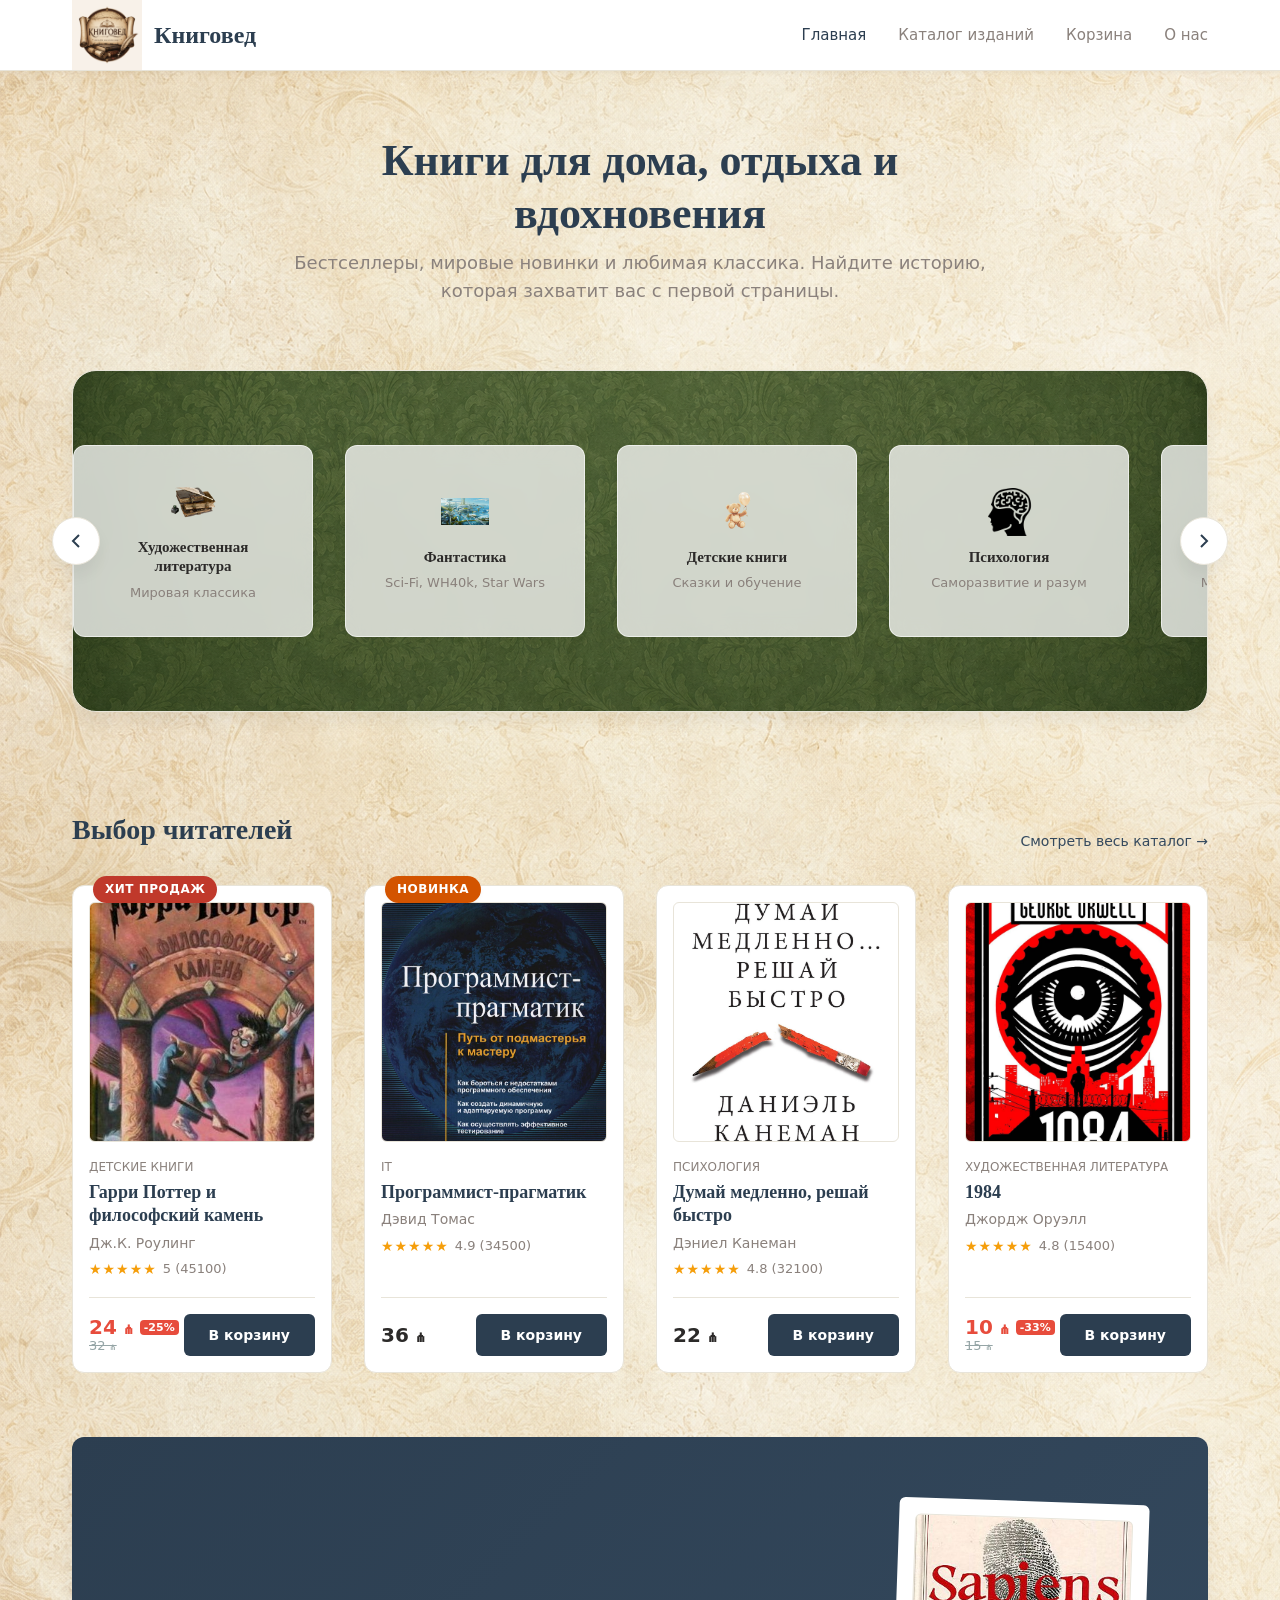
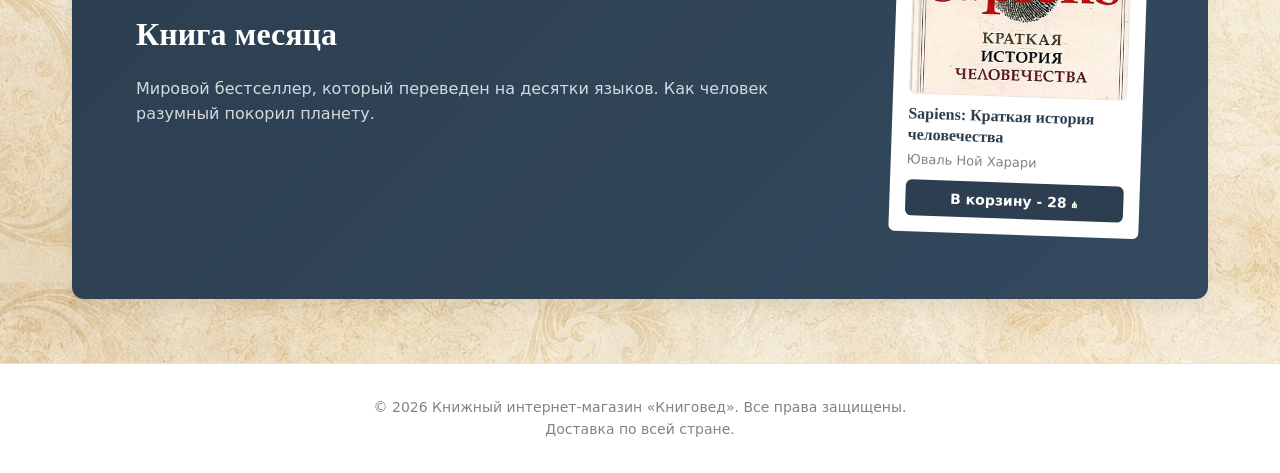
<file: index.html>
<!DOCTYPE html>
<html lang="ru">
<head>
    <meta charset="UTF-8">
    <meta name="viewport" content="width=device-width, initial-scale=1.0">
    <title>Главная | Книговед</title>
    <link rel="stylesheet" href="./style.css">
    <script src="./data/books.js" defer></script>
    <script src="./script.js" defer></script>
</head>
<body>

<header class="site-header">
    <div class="container header-inner">
        <a href="index.html" class="logo" style="display: flex; align-items: center; gap: 12px;">
            <img src="./img/knigoved.png" alt="Лого" style="height: 70px; width: auto; object-fit: contain;">
            Книговед
        </a>
        <nav class="main-nav">
            <ul>
                <li><a href="index.html">Главная</a></li>
                <li><a href="catalog.html">Каталог изданий</a></li>
                <li><a href="cart.html">Корзина <span class="cart-count" id="cart-counter">0</span></a></li>
                <li><a href="about.html">О нас</a></li>
            </ul>
        </nav>
    </div>
</header>
<section class="hero-categories-section">
    <div class="container">
        <div class="hero-header">
            <h1>Книги для дома, отдыха и вдохновения</h1>
            <p>Бестселлеры, мировые новинки и любимая классика. Найдите историю, которая захватит вас с первой страницы.</p>
        </div>

        <div class="categories-carousel-wrapper">
            <button class="carousel-btn prev-btn" id="scrollLeftBtn" aria-label="Предыдущие категории">
                <svg width="24" height="24" viewBox="0 0 24 24" fill="none" stroke="currentColor" stroke-width="2"><path d="M15 18l-6-6 6-6"/></svg>
            </button>

            <div class="categories-showcase" id="categoriesCarousel">
                <div class="showcase-track">
                    <a href="catalog.html?category=fiction" class="showcase-card">
                        <div class="card-icon"><img src="./img/115-1152248_book-icon-transparent-background.png" alt="Литература" style="width: 48px; height: 48px; object-fit: contain;"></div>
                        <h3>Художественная литература</h3>
                        <span>Мировая классика</span>
                    </a>
                    <a href="catalog.html?category=scifi" class="showcase-card">
                        <div class="card-icon"><img src="./img/fantastika.png" alt="Фантастика" style="width: 48px; height: 48px; object-fit: contain;"></div>
                        <h3>Фантастика</h3>
                        <span>Sci-Fi, WH40k, Star Wars</span>
                    </a>
                    <a href="catalog.html?category=kids" class="showcase-card">
                        <div class="card-icon"><img src="./img/teddy.jpg" alt="Детские книги" style="width: 48px; height: 48px; object-fit: contain;"></div>
                        <h3>Детские книги</h3>
                        <span>Сказки и обучение</span>
                    </a>
                    <a href="catalog.html?category=psychology" class="showcase-card">
                        <div class="card-icon"><img src="./img/brain.png" alt="Психология" style="width: 48px; height: 48px; object-fit: contain;"></div>
                        <h3>Психология</h3>
                        <span>Саморазвитие и разум</span>
                    </a>
                    <a href="catalog.html?category=business" class="showcase-card">
                        <div class="card-icon"><img src="./img/business.jpg" alt="Бизнес" style="width: 48px; height: 48px; object-fit: contain;"></div>
                        <h3>Бизнес и карьера</h3>
                        <span>Менеджмент, финансы</span>
                    </a>
                    <a href="catalog.html?category=history" class="showcase-card">
                        <div class="card-icon"><img src="./img/globe.png" alt="История" style="width: 48px; height: 48px; object-fit: contain;"></div>
                        <h3>История и общество</h3>
                        <span>Политика, цивилизации</span>
                    </a>
                    <a href="catalog.html?category=hobby" class="showcase-card">
                        <div class="card-icon"><img src="./img/pallete.jpg" alt="Хобби" style="width: 48px; height: 48px; object-fit: contain;"></div>
                        <h3>Хобби и обучение</h3>
                        <span>Искусство, навыки</span>
                    </a>
                </div>
            </div>

            <button class="carousel-btn next-btn" id="scrollRightBtn" aria-label="Следующие категории">
                <svg width="24" height="24" viewBox="0 0 24 24" fill="none" stroke="currentColor" stroke-width="2"><path d="M9 18l6-6-6-6"/></svg>
            </button>
        </div>
    </div>
</section>

<main class="container">
    <div class="section-header" style="margin-top: var(--space-xl);">
        <h2>Выбор читателей</h2>
        <a href="catalog.html" class="view-all">Смотреть весь каталог →</a>
    </div>
    
    <div class="books-grid" id="popular-books-grid">
    </div>

    <div id="book-of-month-container"></div>
</main>

<footer class="site-footer">
    <div class="container">
        <p>&copy; 2026 Книжный интернет-магазин «Книговед». Все права защищены.<br>Доставка по всей стране.</p>
    </div>
</footer>

</body>
</html>
</file>
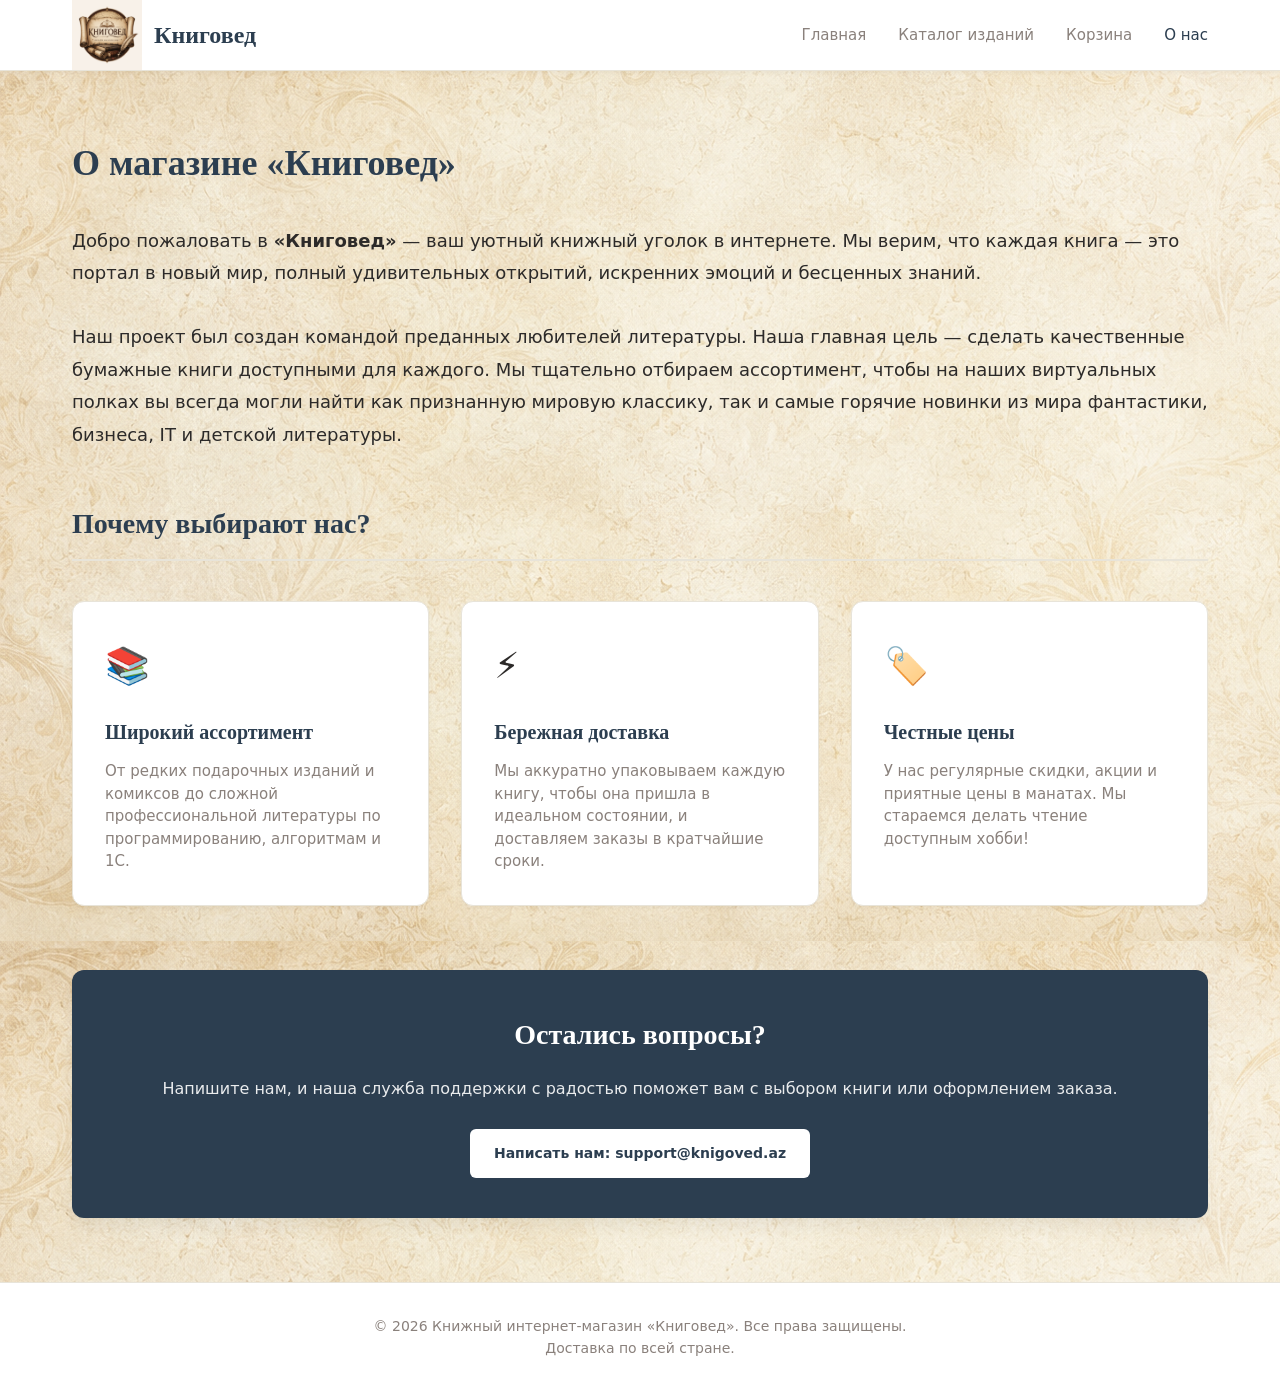
<file: about.html>
<!DOCTYPE html>
<html lang="ru">
<head>
    <meta charset="UTF-8">
    <meta name="viewport" content="width=device-width, initial-scale=1.0">
    <title>О нас | Книговед</title>
    <link rel="stylesheet" href="style.css">
    <script src="./data/books.js" defer></script>
    <script src="script.js" defer></script>
</head>
<body>

<header class="site-header">
    <div class="container header-inner">
        <a href="index.html" class="logo" style="display: flex; align-items: center; gap: 12px;">
            <img src="./img/knigoved.png" alt="Лого" style="height: 70px; width: auto; object-fit: contain;">
            Книговед
        </a>
        <nav class="main-nav">
            <ul>
                <li><a href="index.html">Главная</a></li>
                <li><a href="catalog.html">Каталог изданий</a></li>
                <li><a href="cart.html">Корзина <span class="cart-count" id="cart-counter">0</span></a></li>
                <li><a href="about.html">О нас</a></li>
            </ul>
        </nav>
    </div>
</header>

    <main class="container" style="margin-top: var(--space-xl); margin-bottom: var(--space-xl);">
        
        <h1 style="margin-bottom: var(--space-lg); font-size: 36px;">О магазине «Книговед»</h1>
        
        <div style="display: flex; flex-direction: column; gap: var(--space-lg); line-height: 1.8; font-size: 18px; color: var(--color-text-main);">
            
            <p>Добро пожаловать в <strong>«Книговед»</strong> — ваш уютный книжный уголок в интернете. Мы верим, что каждая книга — это портал в новый мир, полный удивительных открытий, искренних эмоций и бесценных знаний.</p>
            
            <p>Наш проект был создан командой преданных любителей литературы. Наша главная цель — сделать качественные бумажные книги доступными для каждого. Мы тщательно отбираем ассортимент, чтобы на наших виртуальных полках вы всегда могли найти как признанную мировую классику, так и самые горячие новинки из мира фантастики, бизнеса, IT и детской литературы.</p>
            
            <h2 style="margin-top: var(--space-md); font-size: 28px; border-bottom: 2px solid var(--color-border); padding-bottom: 10px;">Почему выбирают нас?</h2>
            
            <div style="display: grid; grid-template-columns: repeat(auto-fit, minmax(300px, 1fr)); gap: var(--space-lg); margin-top: var(--space-sm);">
                <div style="background: var(--color-surface); padding: var(--space-lg); border-radius: var(--radius-md); box-shadow: var(--shadow-sm); border: 1px solid var(--color-border);">
                    <div style="font-size: 36px; margin-bottom: 15px;">📚</div>
                    <h3 style="margin-bottom: 10px; font-size: 20px;">Широкий ассортимент</h3>
                    <p style="font-size: 15px; color: var(--color-text-muted); line-height: 1.5; margin: 0;">От редких подарочных изданий и комиксов до сложной профессиональной литературы по программированию, алгоритмам и 1С.</p>
                </div>
                
                <div style="background: var(--color-surface); padding: var(--space-lg); border-radius: var(--radius-md); box-shadow: var(--shadow-sm); border: 1px solid var(--color-border);">
                    <div style="font-size: 36px; margin-bottom: 15px;">⚡</div>
                    <h3 style="margin-bottom: 10px; font-size: 20px;">Бережная доставка</h3>
                    <p style="font-size: 15px; color: var(--color-text-muted); line-height: 1.5; margin: 0;">Мы аккуратно упаковываем каждую книгу, чтобы она пришла в идеальном состоянии, и доставляем заказы в кратчайшие сроки.</p>
                </div>
                
                <div style="background: var(--color-surface); padding: var(--space-lg); border-radius: var(--radius-md); box-shadow: var(--shadow-sm); border: 1px solid var(--color-border);">
                    <div style="font-size: 36px; margin-bottom: 15px;">🏷️</div>
                    <h3 style="margin-bottom: 10px; font-size: 20px;">Честные цены</h3>
                    <p style="font-size: 15px; color: var(--color-text-muted); line-height: 1.5; margin: 0;">У нас регулярные скидки, акции и приятные цены в манатах. Мы стараемся делать чтение доступным хобби!</p>
                </div>
            </div>

            <div style="margin-top: var(--space-lg); padding: 40px var(--space-xl); background: var(--color-primary); color: white; border-radius: var(--radius-md); text-align: center; box-shadow: var(--shadow-md);">
                <h2 style="margin-bottom: 15px; color: white; font-size: 28px;">Остались вопросы?</h2>
                <p style="margin-bottom: 25px; opacity: 0.9; font-size: 16px;">Напишите нам, и наша служба поддержки с радостью поможет вам с выбором книги или оформлением заказа.</p>
                <a href="mailto:support@knigoved.az" class="btn btn-outline" style="background: white; color: var(--color-primary); border: none; font-weight: bold; padding: 12px 24px; border-radius: var(--radius-sm); text-decoration: none; display: inline-block;">Написать нам: support@knigoved.az</a>
            </div>
            
        </div>
    </main>

    <footer class="site-footer">
        <div class="container">
            <p>&copy; 2026 Книжный интернет-магазин «Книговед». Все права защищены.<br>Доставка по всей стране.</p>
        </div>
    </footer>

</body>
</html>
</file>
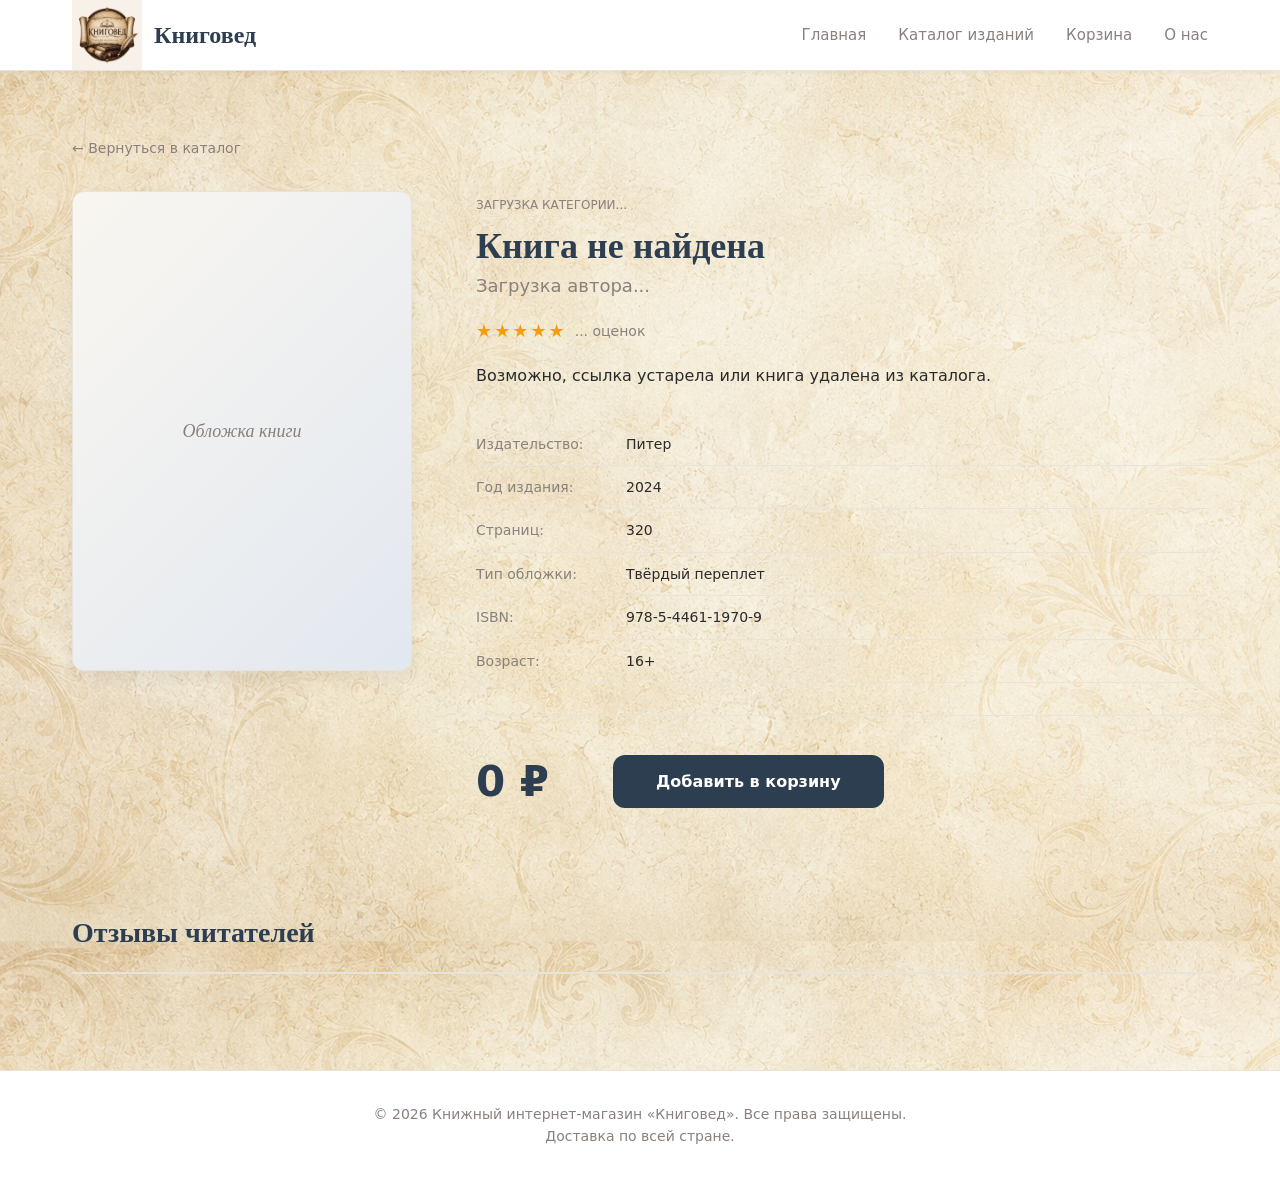
<file: book.html>
<!DOCTYPE html>
<html lang="ru">
<head>
    <meta charset="UTF-8">
    <meta name="viewport" content="width=device-width, initial-scale=1.0">
    <title>Книга | Книговед</title>
    <link rel="stylesheet" href="style.css">
    <script src="./data/books.js" defer></script>
    <script src="script.js" defer></script>
</head>
<body>

<header class="site-header">
    <div class="container header-inner">
        <a href="index.html" class="logo" style="display: flex; align-items: center; gap: 12px;">
            <img src="./img/knigoved.png" alt="Лого" style="height: 70px; width: auto; object-fit: contain;">
            Книговед
        </a>
        <nav class="main-nav">
            <ul>
                <li><a href="index.html">Главная</a></li>
                <li><a href="catalog.html">Каталог изданий</a></li>
                <li><a href="cart.html">Корзина <span class="cart-count" id="cart-counter">0</span></a></li>
                <li><a href="about.html">О нас</a></li>
            </ul>
        </nav>
    </div>
</header>

    <main class="container" style="margin-top: var(--space-xl); margin-bottom: var(--space-xl);">

        <a href="catalog.html" style="color: var(--color-text-muted); font-size:14px; display:inline-block; margin-bottom: var(--space-lg); transition: color 0.2s;">← Вернуться в каталог</a>

        <div class="book-detail-layout">

            <div class="book-detail-cover">
                <div id="b-cover" class="book-cover" style="height: 480px; font-size: 18px; box-shadow: var(--shadow-md); border-radius: var(--radius-md); display: flex; align-items: center; justify-content: center;">
                    Обложка книги
                </div>
            </div>

            <div class="book-detail-info">
                <span class="book-category" id="b-category">Загрузка категории...</span>
                
                <h1 id="b-title" style="font-size: 36px; margin: var(--space-sm) 0 var(--space-xs); line-height: 1.2;">Загрузка названия...</h1>
                
                <p id="b-author" style="color: var(--color-text-muted); font-size: 18px; margin-bottom: var(--space-md);">Загрузка автора...</p>

                <div style="display:flex; align-items: center; gap: 8px; margin-bottom: var(--space-md);">
                    <span class="stars" style="font-size: 18px; letter-spacing: 2px;">★★★★★</span> 
                    <span id="b-reviews" style="color: var(--color-text-muted); font-size: 14px; font-weight: 500;">... оценок</span>
                </div>

                <p id="b-desc" style="margin-bottom: var(--space-lg); font-size: 16px; line-height: 1.8; color: var(--color-text-main);">
                    Подождите, идет загрузка описания книги...
                </p>

                <table class="book-specs" style="margin-bottom: var(--space-lg);">
                    <tr><td>Издательство:</td><td id="s-publisher">Питер</td></tr>
                    <tr><td>Год издания:</td><td id="s-year">2024</td></tr>
                    <tr><td>Страниц:</td><td id="s-pages">320</td></tr>
                    <tr><td>Тип обложки:</td><td id="s-cover">Твёрдый переплет</td></tr>
                    <tr><td>ISBN:</td><td id="s-isbn">978-5-4461-1970-9</td></tr>
                    <tr><td>Возраст:</td><td id="s-age">16+</td></tr>
                </table>

                <div style="display:flex; align-items:center; gap: var(--space-xl); margin-top: var(--space-lg); border-top: 1px solid var(--color-border); padding-top: var(--space-lg);">
                    <span id="b-price" style="font-size: 42px; font-weight: 800; color: var(--color-primary);">0 ₽</span>
                    <button id="b-buy-btn" class="btn btn-primary add-to-cart-btn" style="padding: 16px 42px; font-size: 16px; border-radius: var(--radius-md);" data-id="" data-title="" data-price="">
                        Добавить в корзину
                    </button>
                </div>
            </div> 

        </div> 

        <section style="margin-top: calc(var(--space-xl) * 1.5);">
            <div style="display: flex; justify-content: space-between; align-items: center; border-bottom: 2px solid var(--color-border); padding-bottom: var(--space-md); margin-bottom: var(--space-lg);">
                <h2 style="font-size: 28px;">Отзывы читателей</h2>
            </div>

            <div id="b-review-container"></div>
            
        </section>

    </main>

    <footer class="site-footer">
        <div class="container">
            <p>&copy; 2026 Книжный интернет-магазин «Книговед». Все права защищены.<br>Доставка по всей стране.</p>
        </div>
    </footer>

</body>
</html>
</file>
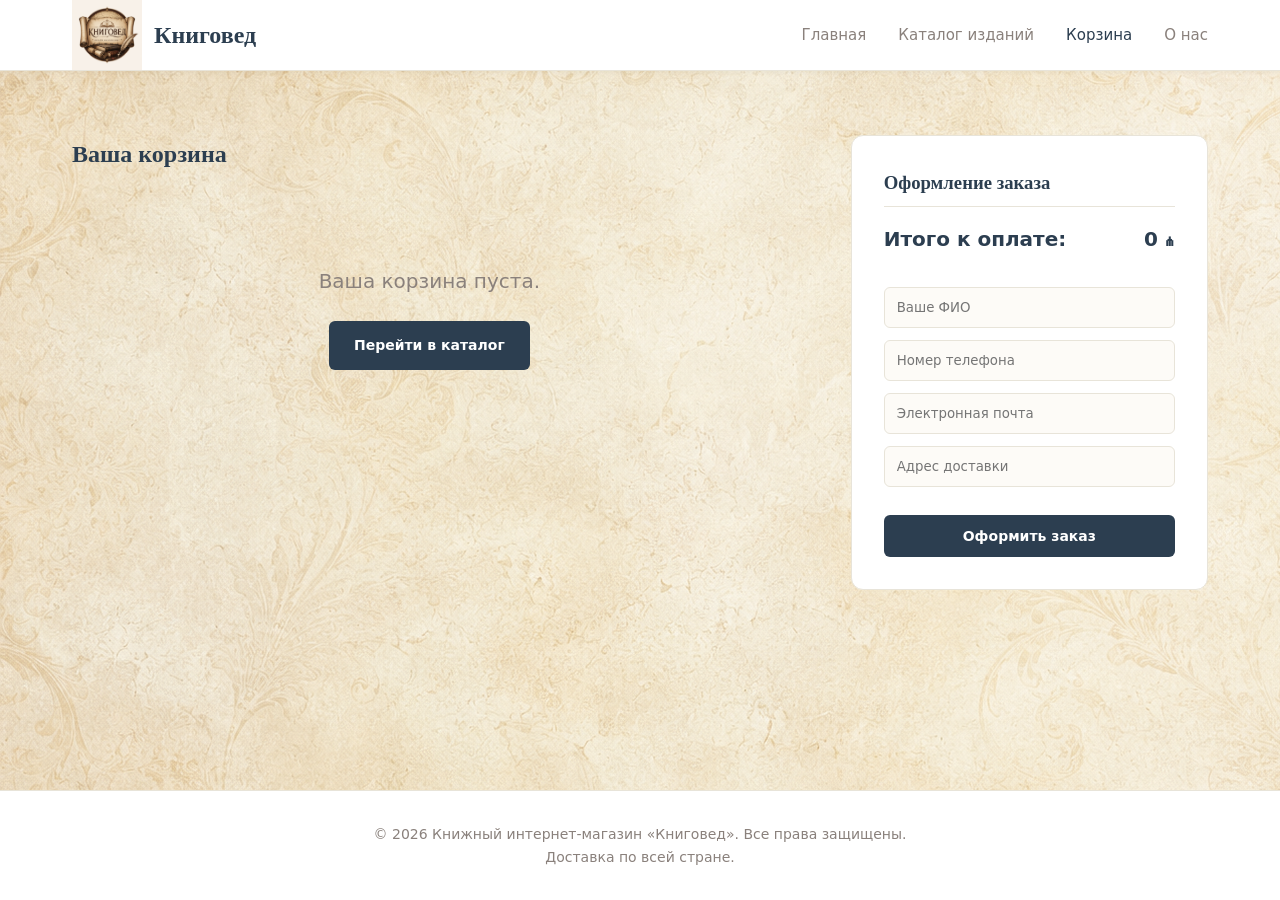
<file: cart.html>
<!DOCTYPE html>
<html lang="ru">
<head>
    <meta charset="UTF-8">
    <meta name="viewport" content="width=device-width, initial-scale=1.0">
    <title>Корзина | Книговед</title>
    <link rel="stylesheet" href="style.css">
    <script src="./data/books.js" defer></script>
    <script src="script.js" defer></script>
</head>
<body>

<header class="site-header">
    <div class="container header-inner">
        <a href="index.html" class="logo" style="display: flex; align-items: center; gap: 12px;">
            <img src="./img/knigoved.png" alt="Лого" style="height: 70px; width: auto; object-fit: contain;">
            Книговед
        </a>
        <nav class="main-nav">
            <ul>
                <li><a href="index.html">Главная</a></li>
                <li><a href="catalog.html">Каталог изданий</a></li>
                <li><a href="cart.html">Корзина <span class="cart-count" id="cart-counter">0</span></a></li>
                <li><a href="about.html">О нас</a></li>
            </ul>
        </nav>
    </div>
</header>

    <main class="container cart-layout">

        <section class="cart-items-section">
            <h1 style="margin-bottom: var(--space-lg);">Ваша корзина</h1>
            <div id="cart-container"></div>
        </section>

        <aside class="cart-summary">
            <h3>Оформление заказа</h3>

            <div class="summary-line">
                <span>Итого к оплате:</span>
                <span id="cart-total-price">0 ₼</span>
            </div>

            <form id="checkout-form">
                <input type="text" id="order-name" class="form-input" placeholder="Ваше ФИО" required>
                <input type="tel" id="order-phone" class="form-input" placeholder="Номер телефона" required>
                <input type="email" id="order-email" class="form-input" placeholder="Электронная почта" required>
                <input type="text" id="order-address" class="form-input" placeholder="Адрес доставки" required>
                <button type="submit" class="btn btn-primary" style="width: 100%; margin-top: var(--space-md);">Оформить заказ</button>
            </form>
        </aside>

    </main>

    <footer class="site-footer">
        <div class="container">
            <p>&copy; 2026 Книжный интернет-магазин «Книговед». Все права защищены.<br>Доставка по всей стране.</p>
        </div>
    </footer>

</body>
</html>
</file>
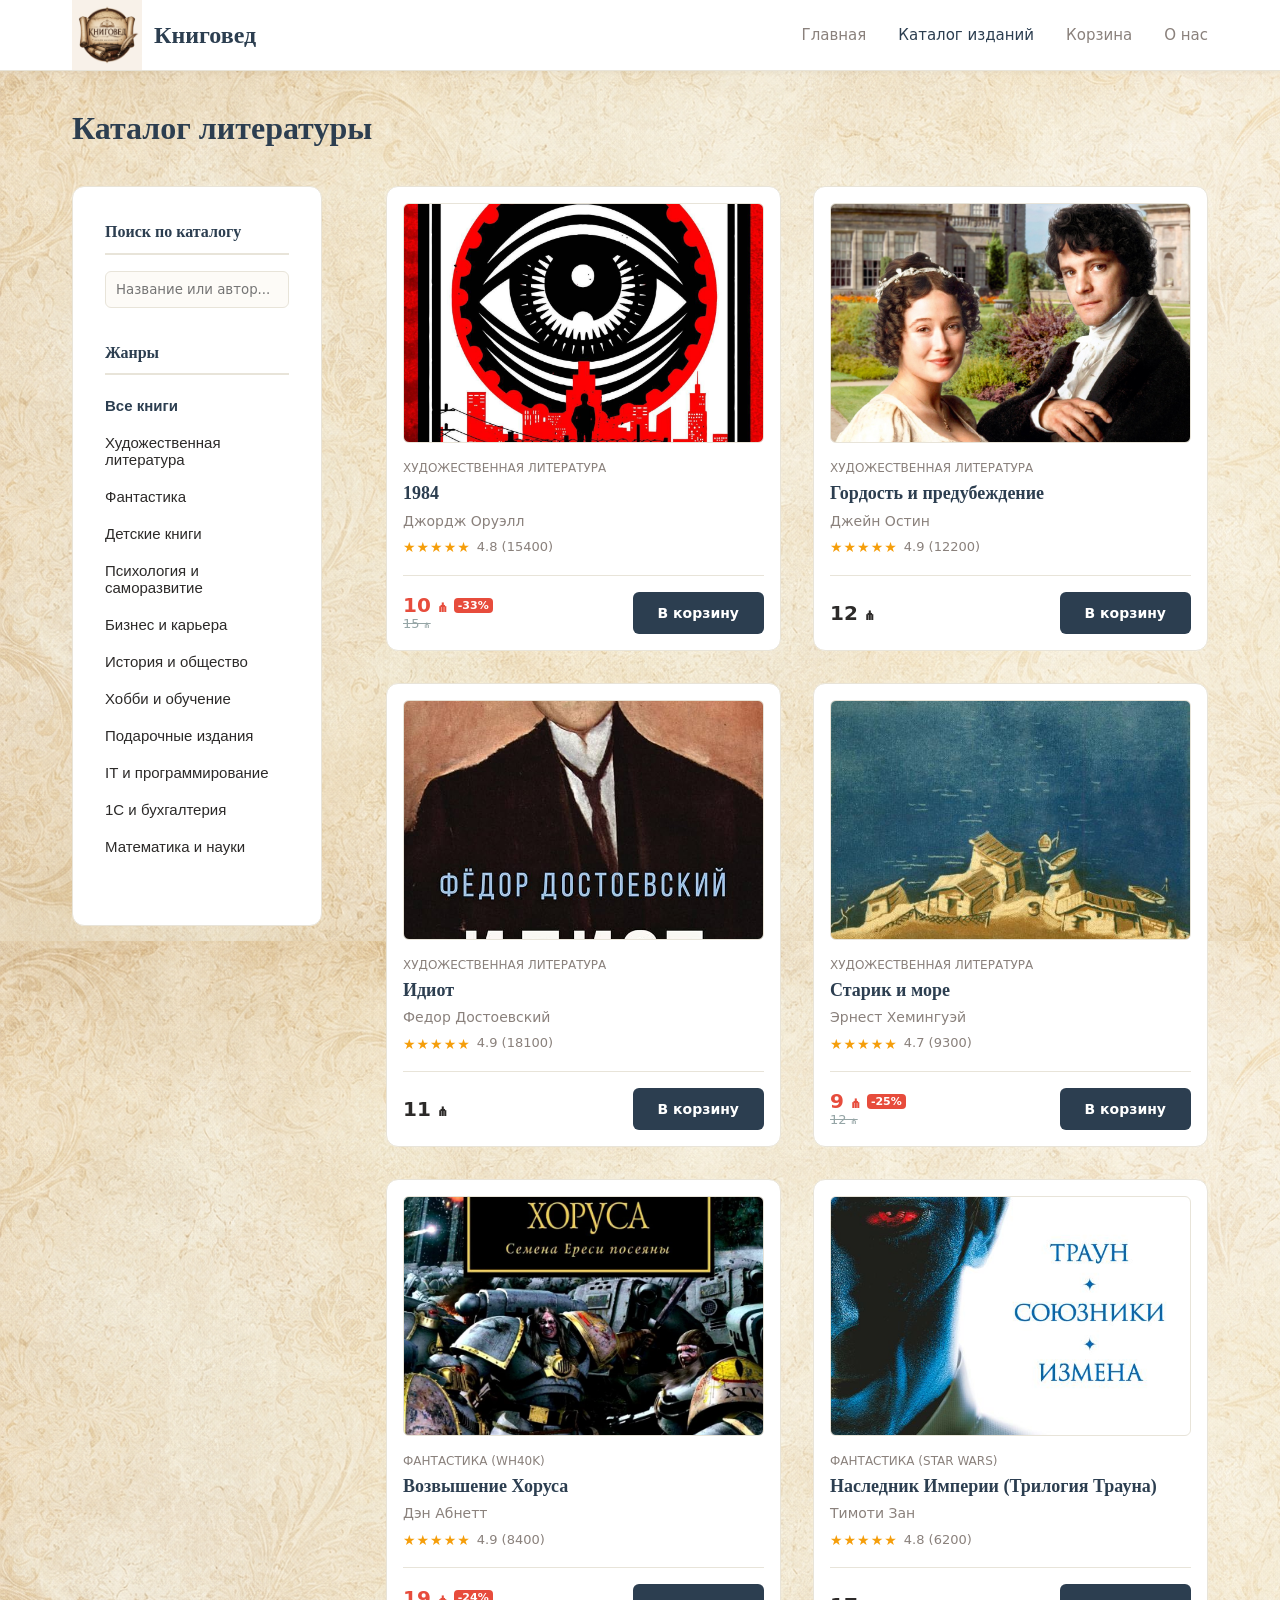
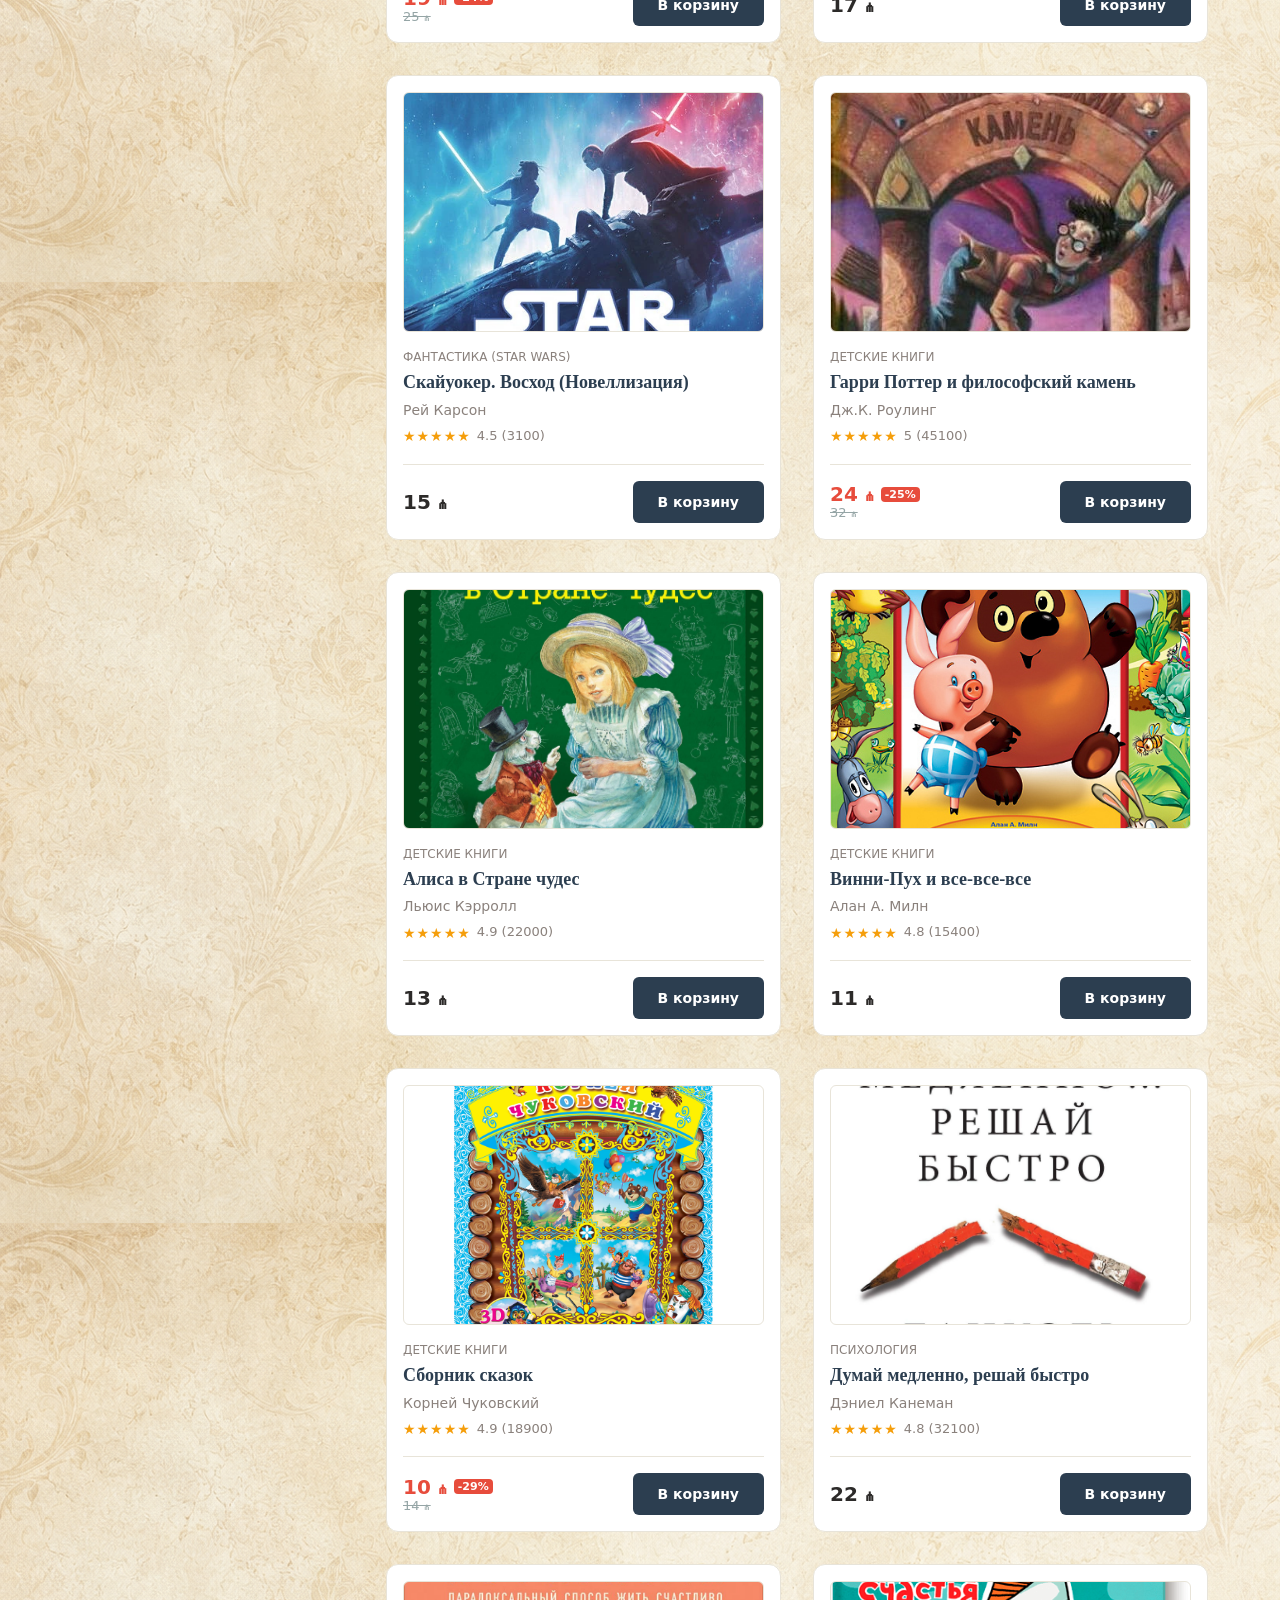
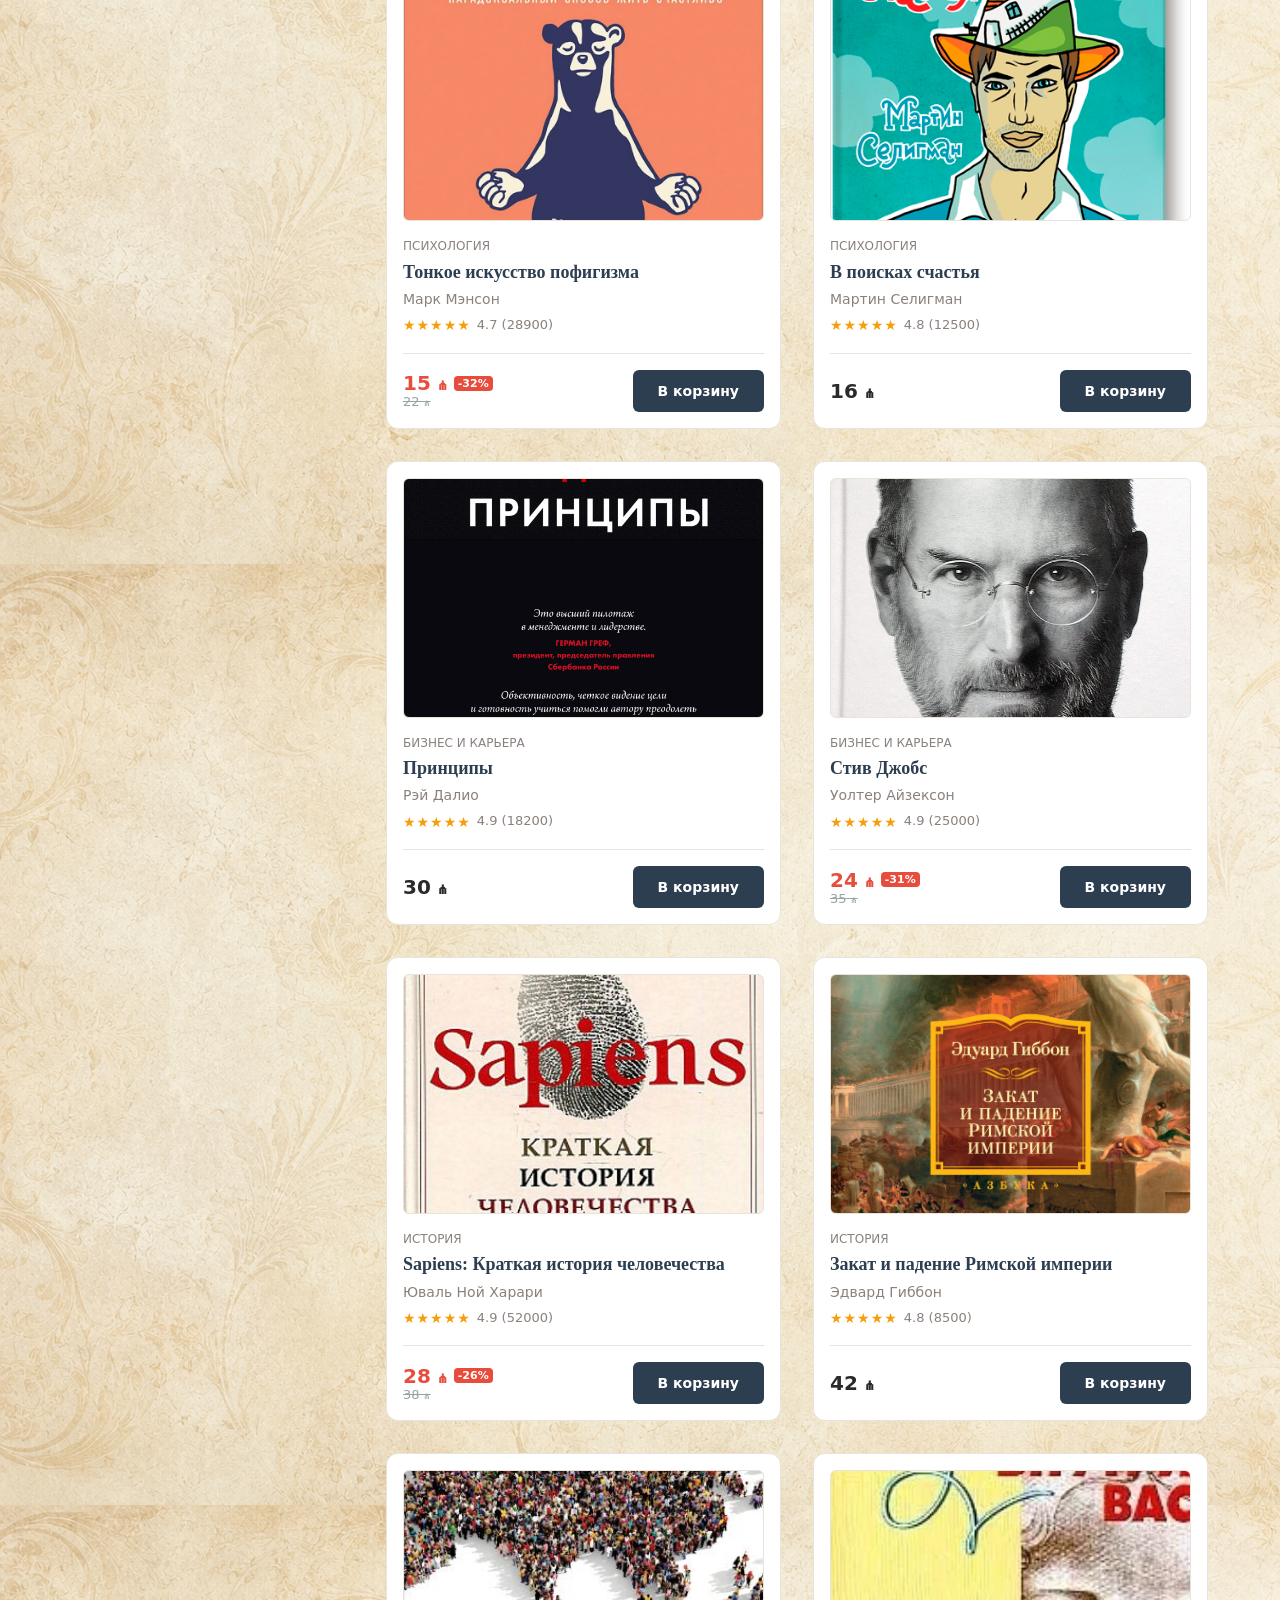
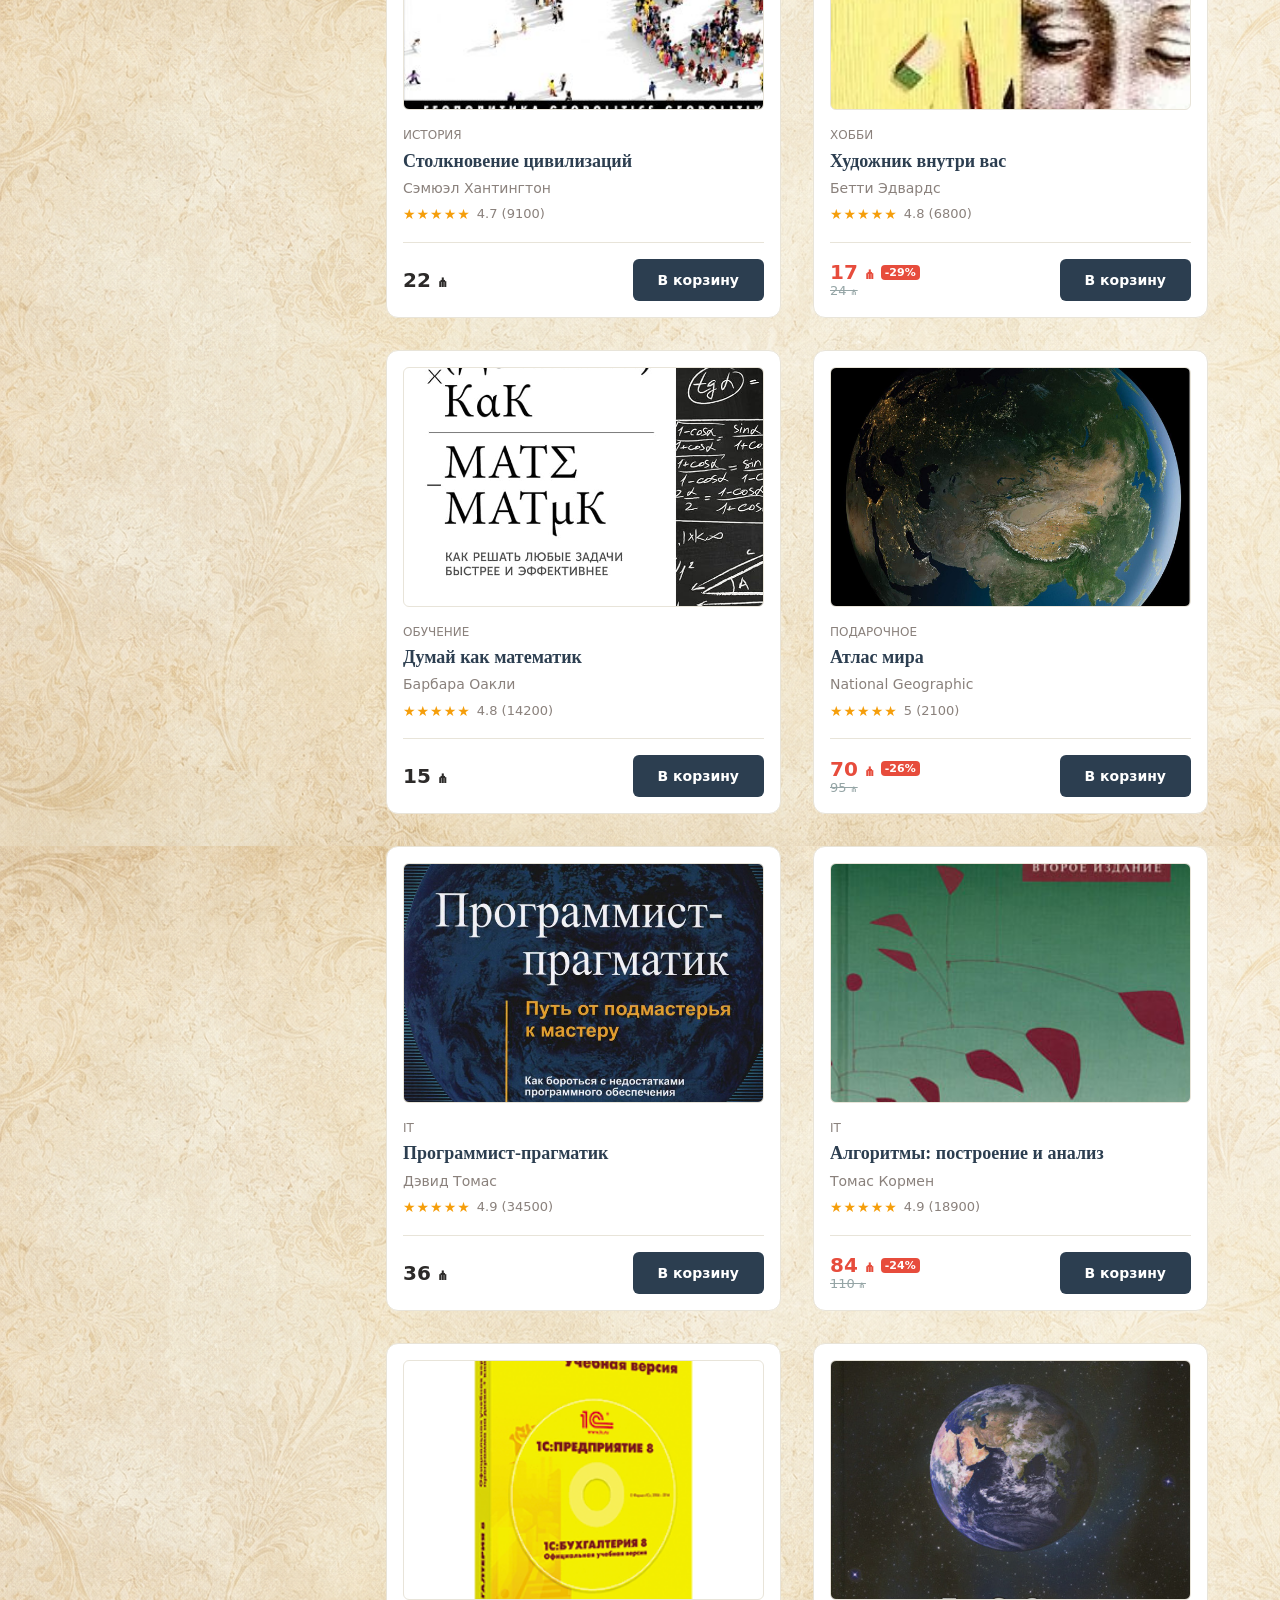
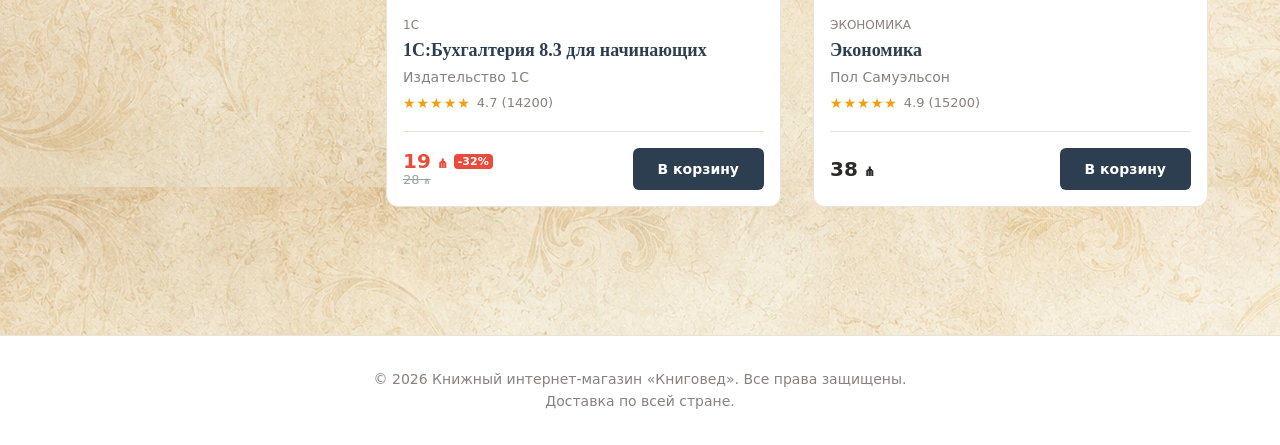
<file: catalog.html>
<!DOCTYPE html>
<html lang="ru">
<head>
    <meta charset="UTF-8">
    <meta name="viewport" content="width=device-width, initial-scale=1.0">
    <title>Каталог | Книговед</title>
    <link rel="stylesheet" href="./style.css">
    <script src="./data/books.js" defer></script>
    <script src="./script.js" defer></script>
</head>
<body>

<header class="site-header">
    <div class="container header-inner">
        <a href="index.html" class="logo" style="display: flex; align-items: center; gap: 12px;">
            <img src="./img/knigoved.png" alt="Лого" style="height: 70px; width: auto; object-fit: contain;">
            Книговед
        </a>
        <nav class="main-nav">
            <ul>
                <li><a href="index.html">Главная</a></li>
                <li><a href="catalog.html">Каталог изданий</a></li>
                <li><a href="cart.html">Корзина <span class="cart-count" id="cart-counter">0</span></a></li>
                <li><a href="about.html">О нас</a></li>
            </ul>
        </nav>
    </div>
</header>

    <div class="catalog-header container">
        <h1 style="margin: var(--space-lg) 0;">Каталог литературы</h1>
    </div>

    <main class="container catalog-layout" style="margin-bottom: var(--space-xl);">
        
        <aside class="catalog-sidebar">
            <div class="filter-box">
                <h3>Поиск по каталогу</h3>
                <input type="text" id="searchInput" class="search-input" placeholder="Название или автор...">
            </div>

            <div class="filter-box">
                <h3>Жанры</h3>
                <ul class="category-list">
                    <li><button class="filter-btn active" data-filter="all">Все книги</button></li>
                    <li><button class="filter-btn" data-filter="fiction">Художественная литература</button></li>
                    <li><button class="filter-btn" data-filter="scifi">Фантастика</button></li>
                    <li><button class="filter-btn" data-filter="kids">Детские книги</button></li>
                    <li><button class="filter-btn" data-filter="psychology">Психология и саморазвитие</button></li>
                    <li><button class="filter-btn" data-filter="business">Бизнес и карьера</button></li>
                    <li><button class="filter-btn" data-filter="history">История и общество</button></li>
                    <li><button class="filter-btn" data-filter="hobby">Хобби и обучение</button></li>
                    <li><button class="filter-btn" data-filter="gifts">Подарочные издания</button></li>
                    <li><button class="filter-btn" data-filter="it">IT и программирование</button></li>
                    <li><button class="filter-btn" data-filter="1c">1С и бухгалтерия</button></li>
                    <li><button class="filter-btn" data-filter="math">Математика и науки</button></li>
                </ul>
            </div>
        </aside>

        <div class="books-grid" id="catalogGrid">
        </div>

    </main>

    <footer class="site-footer">
        <div class="container">
            <p>&copy; 2026 Книжный интернет-магазин «Книговед». Все права защищены.<br>Доставка по всей стране.</p>
        </div>
    </footer>

</body>
</html>
</file>
<file: style.css>
:root {
    --color-bg: #FDFBF7;
    --color-surface: #FFFFFF;
    --color-surface-alt: #F9F6F0;
    --color-text-main: #2C2A29;
    --color-text-muted: #8A817C;
    --color-primary: #2C3E50;
    --color-primary-light: #34495E;
    --color-accent: #D35400;
    --color-badge-hit: #C0392B;
    --color-border: #E8E4D9;
    --space-xs: 4px;
    --space-sm: 8px;
    --space-md: 16px;
    --space-lg: 32px;
    --space-xl: 64px;
    --font-ui: system-ui, -apple-system, 'Segoe UI', Roboto, sans-serif;
    --font-heading: 'Georgia', serif;
    --radius-sm: 6px;
    --radius-md: 12px;
    --shadow-sm: 0 2px 4px rgba(0, 0, 0, 0.04);
    --shadow-md: 0 10px 15px rgba(0, 0, 0, 0.05);
}

* {
    margin: 0;
    padding: 0;
    box-sizing: border-box;
}

html {
    -webkit-text-size-adjust: 100%;
}

img, picture, video, canvas, svg {
    max-width: 100%;
    height: auto;
    display: block;
}

body {
    font-family: var(--font-ui);
    color: var(--color-text-main);
    background-color: var(--color-bg);
    background-image: url('img/background.png');
    background-repeat: repeat;
    line-height: 1.6;
    display: flex;
    flex-direction: column;
    min-height: 100vh;
    min-height: 100dvh;
}

h1, h2, h3 {
    font-family: var(--font-heading);
    color: var(--color-primary);
}

a {
    text-decoration: none;
    color: inherit;
}

.container {
    max-width: 1200px;
    margin: 0 auto;
    padding: 0 var(--space-lg);
    width: 100%;
}

.btn {
    display: inline-block;
    padding: 12px 24px;
    font-family: var(--font-ui);
    font-size: 14px;
    font-weight: 600;
    border-radius: var(--radius-sm);
    cursor: pointer;
    transition: all 0.2s ease;
    text-align: center;
    border: 1px solid transparent;
}

.btn-primary {
    background-color: var(--color-primary);
    color: #fff;
}

.btn-primary:hover {
    background-color: var(--color-primary-light);
    transform: translateY(-1px);
}

.book-card {
    background: var(--color-surface);
    border: 1px solid var(--color-border);
    border-radius: var(--radius-md);
    padding: var(--space-md);
    display: flex;
    flex-direction: column;
    position: relative;
    transition: box-shadow 0.3s ease, transform 0.3s ease;
}

.book-card:hover {
    box-shadow: var(--shadow-md);
    transform: translateY(-4px);
    border-color: var(--color-primary-light);
}

.badge {
    position: absolute;
    top: -10px;
    left: 20px;
    padding: 4px 12px;
    color: white;
    font-size: 12px;
    font-weight: bold;
    border-radius: 20px;
    text-transform: uppercase;
    letter-spacing: 0.5px;
    box-shadow: var(--shadow-sm);
}

.badge-new { background-color: var(--color-accent); }
.badge-hit { background-color: var(--color-badge-hit); }

.book-cover {
    width: 100%;
    height: 240px;
    background: linear-gradient(135deg, var(--color-surface-alt) 0%, #E2E8F0 100%);
    border-radius: var(--radius-sm);
    margin-bottom: var(--space-md);
    display: flex;
    align-items: center;
    justify-content: center;
    color: var(--color-text-muted);
    font-family: var(--font-heading);
    font-style: italic;
    border: 1px solid var(--color-border);
}

.book-cover img {
    width: 100%;
    height: 100%;
    object-fit: cover;
    border-radius: var(--radius-sm);
}

.book-category {
    font-size: 12px;
    text-transform: uppercase;
    color: var(--color-text-muted);
    margin-bottom: var(--space-xs);
}

.book-title {
    font-size: 18px;
    margin-bottom: var(--space-xs);
    line-height: 1.3;
}

.book-author {
    font-size: 14px;
    color: var(--color-text-muted);
    margin-bottom: var(--space-xs);
}

.book-rating {
    display: flex;
    align-items: center;
    gap: 6px;
    margin-bottom: var(--space-md);
    font-size: 13px;
}

.stars {
    color: #F59E0B;
    letter-spacing: 1px;
    font-size: 14px;
}

.rating-count {
    color: var(--color-text-muted);
}

.book-footer {
    margin-top: auto;
    display: flex;
    justify-content: space-between;
    align-items: center;
    border-top: 1px solid var(--color-border);
    padding-top: var(--space-md);
}

.book-price {
    font-size: 18px;
    font-weight: 700;
    color: var(--color-primary);
}

.site-header {
    background-color: var(--color-surface);
    border-bottom: 1px solid var(--color-border);
    position: sticky;
    top: 0;
    z-index: 100;
    box-shadow: var(--shadow-sm);
}

.header-inner {
    display: flex;
    justify-content: space-between;
    align-items: center;
    height: 70px;
}

.logo {
    font-family: var(--font-heading);
    font-size: 24px;
    font-weight: bold;
    color: var(--color-primary);
}

.main-nav ul {
    display: flex;
    list-style: none;
    gap: var(--space-lg);
}

.main-nav a {
    font-size: 15px;
    font-weight: 500;
    color: var(--color-text-muted);
    transition: color 0.2s;
}

.main-nav a:hover, .main-nav a.active {
    color: var(--color-primary);
}

.cart-count {
    background-color: var(--color-primary);
    color: white;
    padding: 2px 8px;
    border-radius: 12px;
    font-size: 12px;
    margin-left: 4px;
}

.site-footer {
    background-color: var(--color-surface);
    border-top: 1px solid var(--color-border);
    padding: var(--space-lg) 0;
    text-align: center;
    margin-top: auto;
    font-size: 14px;
    color: var(--color-text-muted);
}

.hero-categories-section {
    padding: var(--space-xl) 0 var(--space-lg);
}

.hero-header {
    text-align: center;
    max-width: 700px;
    margin: 0 auto var(--space-xl);
}

.hero-header h1 {
    font-size: 44px;
    margin-bottom: var(--space-sm);
    line-height: 1.2;
    color: var(--color-primary);
}

.hero-header p {
    font-size: 18px;
    color: var(--color-text-muted);
}

.categories-carousel-wrapper {
    position: relative;
    width: 100%;
}

.categories-showcase {
    background-image: url('img/categories-bg.png');
    background-size: cover;
    background-position: center;
    background-repeat: no-repeat;
    border-radius: 24px;
    padding: var(--space-xl) var(--space-lg);
    box-shadow: var(--shadow-md);
    border: 1px solid var(--color-border);
    overflow-x: auto;
    scroll-behavior: smooth;
    -webkit-overflow-scrolling: touch;
    scrollbar-width: none;
    scroll-snap-type: x mandatory;
}

.categories-showcase::-webkit-scrollbar {
    display: none;
}

.showcase-track {
    display: flex;
    gap: var(--space-lg);
    width: max-content;
    padding: 10px;
}

.showcase-card {
    flex: 0 0 240px;
    background: rgba(255, 255, 255, 0.75);
    backdrop-filter: blur(10px);
    -webkit-backdrop-filter: blur(10px);
    border: 1px solid rgba(255, 255, 255, 0.6);
    padding: var(--space-lg);
    border-radius: var(--radius-md);
    text-align: center;
    transition: all 0.4s cubic-bezier(0.16, 1, 0.3, 1);
    box-shadow: 0 4px 6px rgba(0,0,0, 0.02);
    scroll-snap-align: start;
    display: flex;
    flex-direction: column;
    align-items: center;
    justify-content: center;
    min-width: 180px;
}

.showcase-card:hover {
    transform: translateY(-8px);
    background: rgba(255, 255, 255, 0.95);
    box-shadow: 0 15px 25px rgba(0,0,0, 0.08);
    border-color: var(--color-primary-light);
}

.card-icon {
    font-size: 42px;
    margin-bottom: 12px;
    display: inline-block;
    transition: transform 0.3s;
}

.showcase-card:hover .card-icon {
    transform: scale(1.15) rotate(5deg);
}

.showcase-card h3 {
    font-size: 15px;
    margin-bottom: 6px;
    color: var(--color-text-main);
    line-height: 1.3;
    font-weight: 600;
}

.showcase-card span {
    font-size: 13px;
    color: var(--color-text-muted);
    font-weight: 500;
}

.carousel-btn {
    position: absolute;
    top: 50%;
    transform: translateY(-50%);
    width: 48px;
    height: 48px;
    background: white;
    border: 1px solid var(--color-border);
    border-radius: 50%;
    display: flex;
    align-items: center;
    justify-content: center;
    cursor: pointer;
    box-shadow: var(--shadow-md);
    z-index: 10;
    color: var(--color-primary);
    transition: all 0.2s ease;
}

.carousel-btn:hover {
    background: var(--color-primary);
    color: white;
    transform: translateY(-50%) scale(1.1);
}

.prev-btn { left: -20px; }
.next-btn { right: -20px; }

@media (max-width: 768px) {
    .carousel-btn { display: none; }
}

.editor-choice {
    background-color: var(--color-primary);
    color: white;
    border-radius: var(--radius-md);
    padding: var(--space-xl);
    margin-bottom: var(--space-xl);
    display: flex;
    align-items: center;
    gap: var(--space-xl);
    box-shadow: var(--shadow-md);
}

.editor-text { flex: 1; }

.editor-text h2 {
    color: white;
    margin-bottom: var(--space-md);
    font-size: 32px;
}

.editor-text p {
    color: rgba(255,255,255,0.8);
    margin-bottom: var(--space-lg);
    font-size: 16px;
}

.editor-book {
    width: 250px;
    flex-shrink: 0;
    background: white;
    padding: var(--space-md);
    border-radius: var(--radius-sm);
    color: var(--color-text-main);
    transform: rotate(2deg);
    transition: transform 0.3s;
}

.editor-choice:hover .editor-book {
    transform: rotate(0deg) scale(1.05);
}

.section-header {
    display: flex;
    justify-content: space-between;
    align-items: flex-end;
    margin-bottom: var(--space-lg);
}

.section-header h2 { font-size: 28px; }

.view-all {
    color: var(--color-primary-light);
    font-weight: 500;
    font-size: 14px;
}

.view-all:hover { text-decoration: underline; }

.books-grid {
    display: grid;
    grid-template-columns: repeat(auto-fill, minmax(260px, 1fr));
    gap: var(--space-lg);
    margin-bottom: var(--space-xl);
}

.catalog-layout {
    display: grid;
    grid-template-columns: 250px 1fr;
    gap: var(--space-xl);
    align-items: start;
}

.catalog-sidebar {
    background-color: var(--color-surface);
    padding: var(--space-lg);
    border-radius: var(--radius-md);
    border: 1px solid var(--color-border);
    position: sticky;
    top: 100px;
}

.filter-box { margin-bottom: var(--space-lg); }

.filter-box h3 {
    font-size: 16px;
    margin-bottom: var(--space-md);
    border-bottom: 2px solid var(--color-border);
    padding-bottom: var(--space-sm);
}

.search-input {
    width: 100%;
    padding: 10px;
    border: 1px solid var(--color-border);
    border-radius: var(--radius-sm);
    font-family: var(--font-ui);
    background-color: var(--color-bg);
}

.search-input:focus {
    outline: none;
    border-color: var(--color-primary);
}

.category-list { list-style: none; }
.category-list li { margin-bottom: 8px; }

.filter-btn {
    background: none;
    border: none;
    color: var(--color-text-main);
    cursor: pointer;
    font-size: 15px;
    padding: 6px 0;
    transition: color 0.2s;
    width: 100%;
    text-align: left;
}

.filter-btn:hover, .filter-btn.active {
    color: var(--color-primary);
    font-weight: bold;
}

.cart-layout {
    display: grid;
    grid-template-columns: 2fr 1fr;
    gap: var(--space-xl);
    margin-top: var(--space-xl);
    margin-bottom: var(--space-xl);
    align-items: start;
}

.cart-item {
    display: flex;
    align-items: center;
    background: var(--color-surface);
    padding: var(--space-md);
    border: 1px solid var(--color-border);
    border-radius: var(--radius-md);
    margin-bottom: var(--space-md);
    gap: var(--space-md);
}

.cart-item-thumb {
    width: 60px;
    height: 80px;
    background: var(--color-surface-alt);
    border: 1px solid var(--color-border);
    border-radius: var(--radius-sm);
    display: flex;
    align-items: center;
    justify-content: center;
    font-size: 10px;
    color: var(--color-text-muted);
}

.cart-item-info { flex: 1; }

.cart-item-title {
    font-weight: bold;
    font-size: 16px;
    color: var(--color-primary);
}

.cart-item-price {
    font-weight: 700;
    margin-top: 4px;
}

.cart-item-controls {
    display: flex;
    align-items: center;
    gap: 10px;
}

.qty-btn {
    background: var(--color-bg);
    border: 1px solid var(--color-border);
    width: 30px;
    height: 30px;
    border-radius: var(--radius-sm);
    cursor: pointer;
    font-weight: bold;
    color: var(--color-text-main);
}

.qty-btn:hover { background: var(--color-border); }

.remove-btn {
    background: transparent;
    color: var(--color-badge-hit);
    border: 1px solid var(--color-badge-hit);
    padding: 6px 12px;
    border-radius: var(--radius-sm);
    cursor: pointer;
    font-size: 12px;
    font-weight: bold;
}

.remove-btn:hover {
    background: var(--color-badge-hit);
    color: white;
}

.cart-summary {
    background: var(--color-surface);
    padding: var(--space-lg);
    border-radius: var(--radius-md);
    border: 1px solid var(--color-border);
    position: sticky;
    top: 100px;
}

.cart-summary h3 {
    margin-bottom: var(--space-md);
    border-bottom: 1px solid var(--color-border);
    padding-bottom: var(--space-sm);
}

.summary-line {
    display: flex;
    justify-content: space-between;
    font-size: 20px;
    font-weight: bold;
    margin-bottom: var(--space-lg);
    color: var(--color-primary);
}

.form-input {
    width: 100%;
    padding: 12px;
    margin-bottom: 12px;
    border: 1px solid var(--color-border);
    border-radius: var(--radius-sm);
    font-family: var(--font-ui);
    background-color: var(--color-bg);
    color: var(--color-text-main);
}

.form-input:focus {
    outline: none;
    border-color: var(--color-primary-light);
}

.book-detail-layout {
    display: flex;
    gap: var(--space-xl);
    align-items: flex-start;
}

.book-detail-cover {
    width: 340px;
    flex-shrink: 0;
}

.book-detail-info { flex: 1; }

.book-specs {
    width: 100%;
    border-collapse: collapse;
    font-size: 14px;
}

.book-specs tr { border-bottom: 1px solid var(--color-border); }
.book-specs td { padding: 10px 0; }
.book-specs td:first-child {
    color: var(--color-text-muted);
    width: 150px;
}

.review-card {
    background: var(--color-surface);
    border: 1px solid var(--color-border);
    border-radius: var(--radius-md);
    padding: var(--space-lg);
    margin-bottom: var(--space-md);
}

.review-header {
    display: flex;
    justify-content: space-between;
    margin-bottom: var(--space-sm);
    font-size: 15px;
}

@media (max-width: 1024px) {
    .book-detail-layout, 
    .cart-layout,
    .catalog-layout {
        display: flex;
        flex-direction: column;
        gap: 30px;
    }
    
    .catalog-sidebar {
        position: static;
        width: 100%;
    }
}

@media (max-width: 768px) {
    .container {
        padding: 0 var(--space-md);
    }

    .header-inner {
        height: auto; 
        flex-direction: column;
        gap: 15px;
        padding: 15px 0;
    }

    .main-nav ul {
        flex-wrap: wrap;
        justify-content: center;
        gap: 12px;
        padding-bottom: 10px;
    }

    .hero-header h1 {
        font-size: 28px;
    }
    
    .hero-header p {
        font-size: 16px;
    }

    .editor-choice {
        flex-direction: column;
        text-align: center;
        padding: var(--space-md);
        gap: var(--space-md);
    }

    .editor-book {
        width: 100%;
        max-width: 250px;
        margin: 0 auto;
        transform: rotate(0deg);
    }

    .books-grid, #catalogGrid {
        grid-template-columns: 1fr;
    }

    #b-title {
        font-size: 24px;
    }
    
    .book-detail-cover, #b-cover {
        width: 100%;
        max-width: 300px;
        margin: 0 auto;
        height: auto;
        aspect-ratio: 2/3;
    }

    .cart-item {
        flex-direction: column;
        align-items: center;
        text-align: center;
        gap: 15px;
    }

    .cart-item-thumb {
        width: 120px;
        height: 160px;
    }

    .cart-item-controls {
        width: 100%;
        justify-content: center;
    }
}

@media (max-width: 480px) {
    .main-nav ul {
        gap: 8px;
    }
    
    .main-nav ul li a {
        font-size: 14px;
        padding: 5px 10px;
        background: var(--color-surface-alt);
        border-radius: var(--radius-sm);
    }
}
</file>
